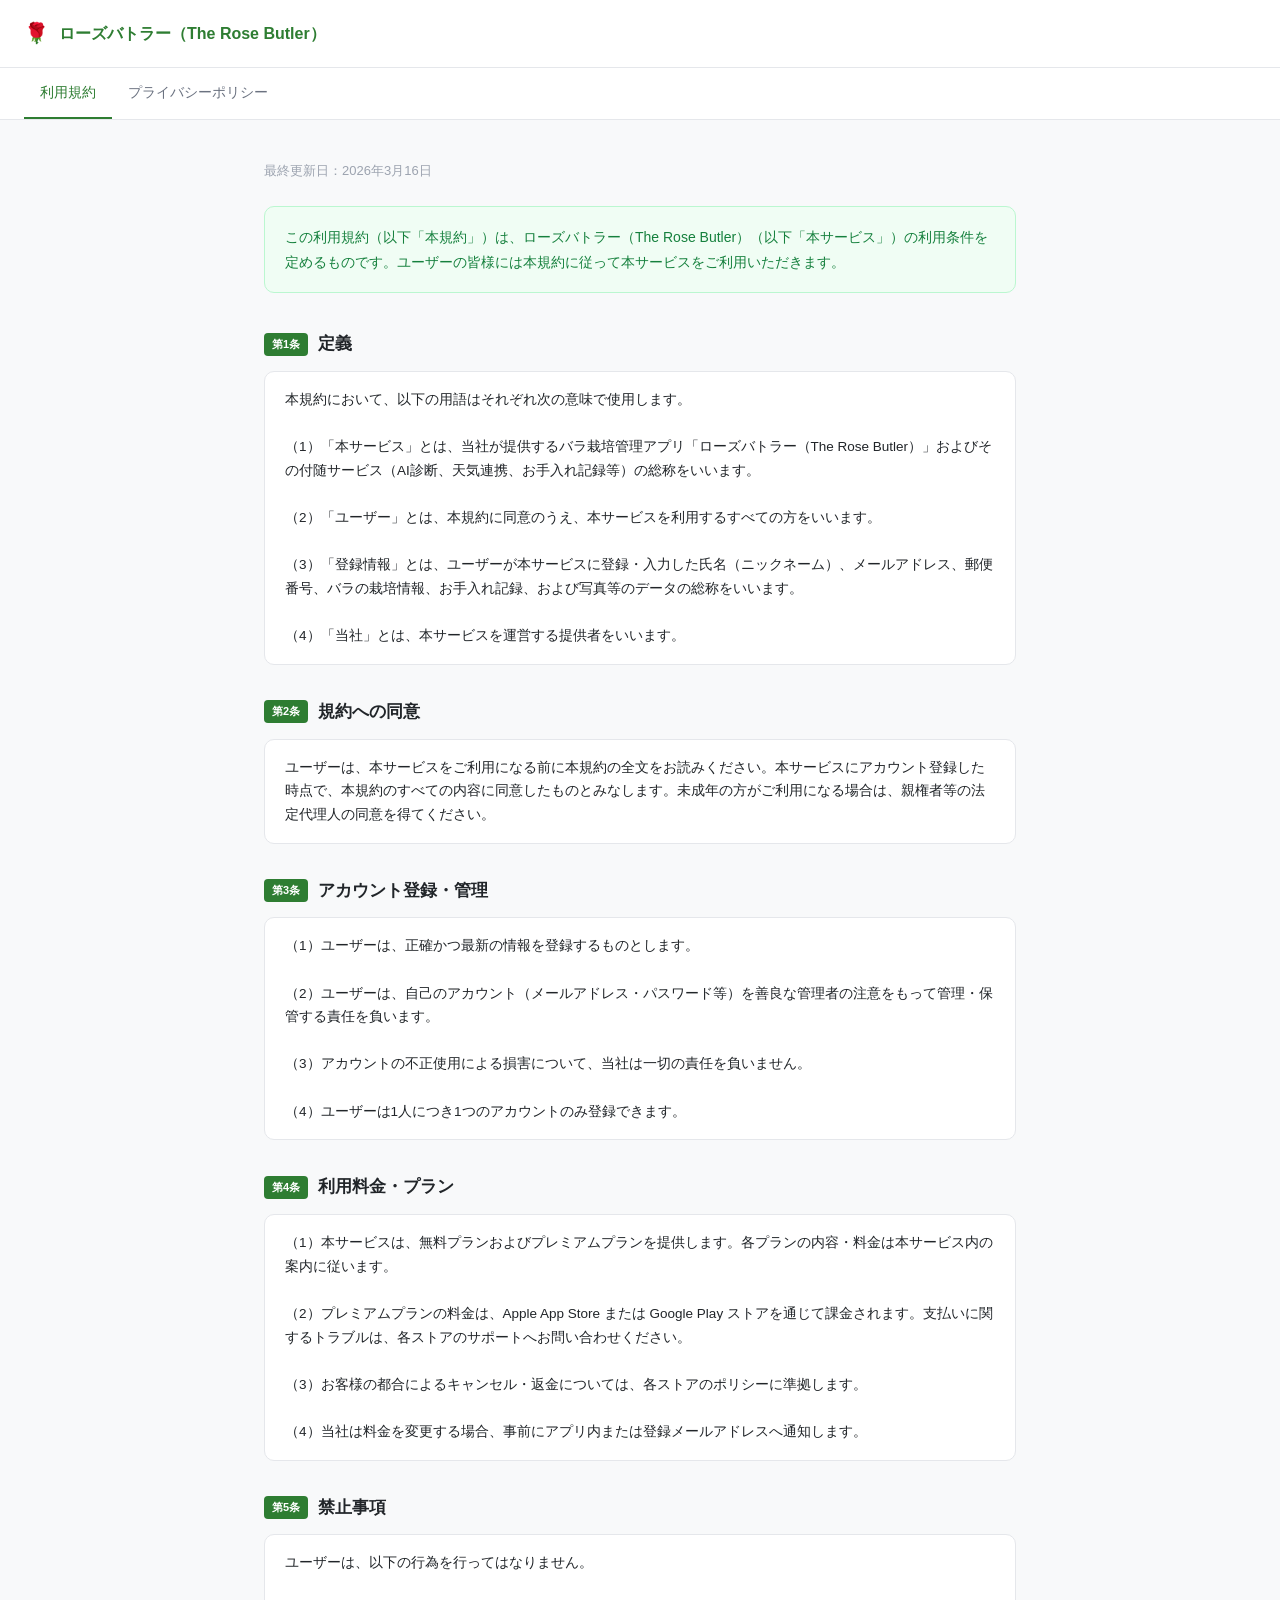
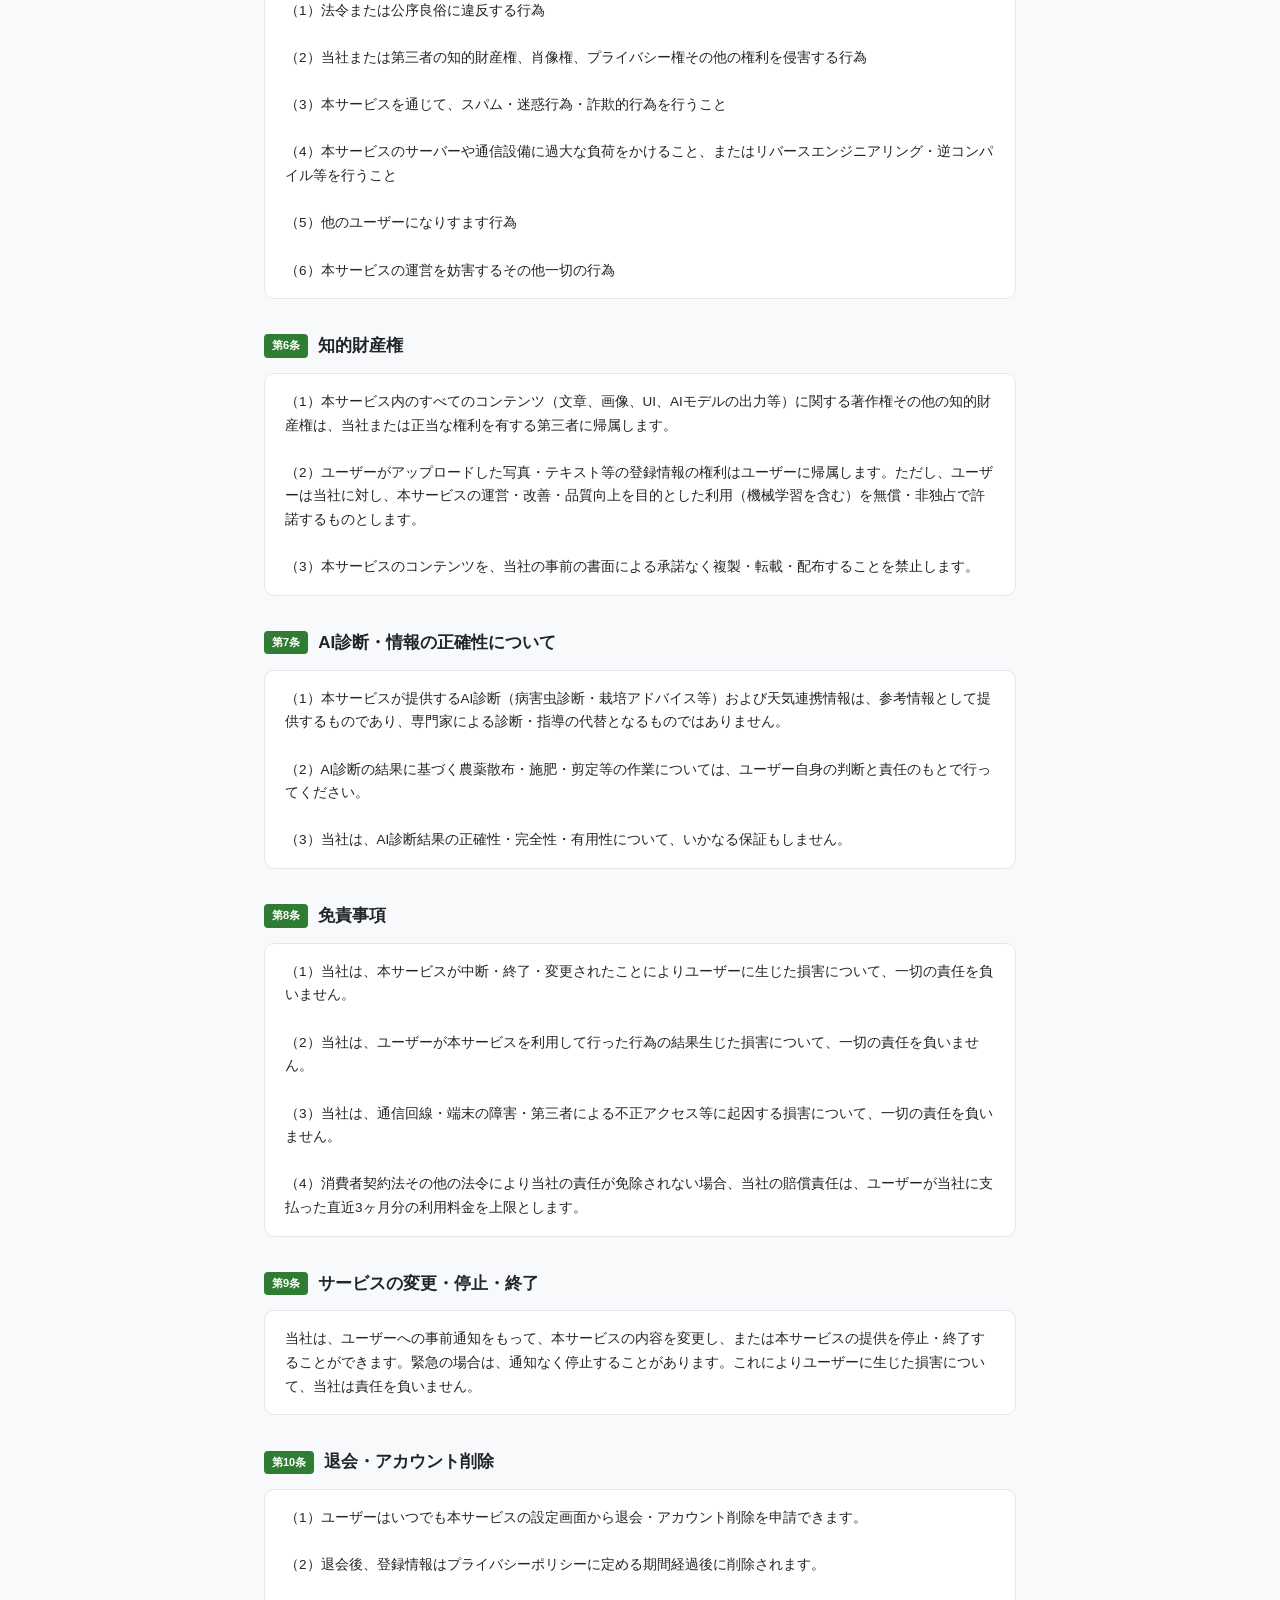
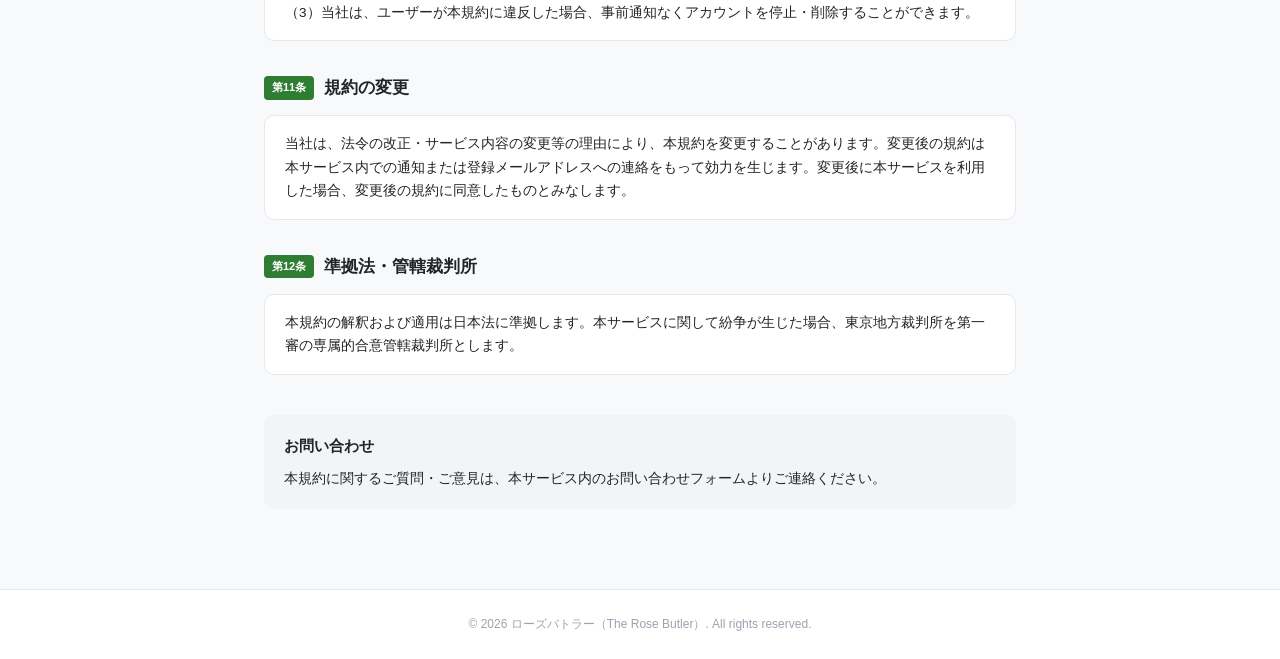
<file: index.html>
<!DOCTYPE html>
<html lang="ja">
<head>
  <meta charset="UTF-8">
  <meta http-equiv="refresh" content="0; url=terms.html">
  <title>ローズバトラー 法的情報</title>
</head>
<body>
  <p><a href="terms.html">利用規約へ</a></p>
</body>
</html>
</file>
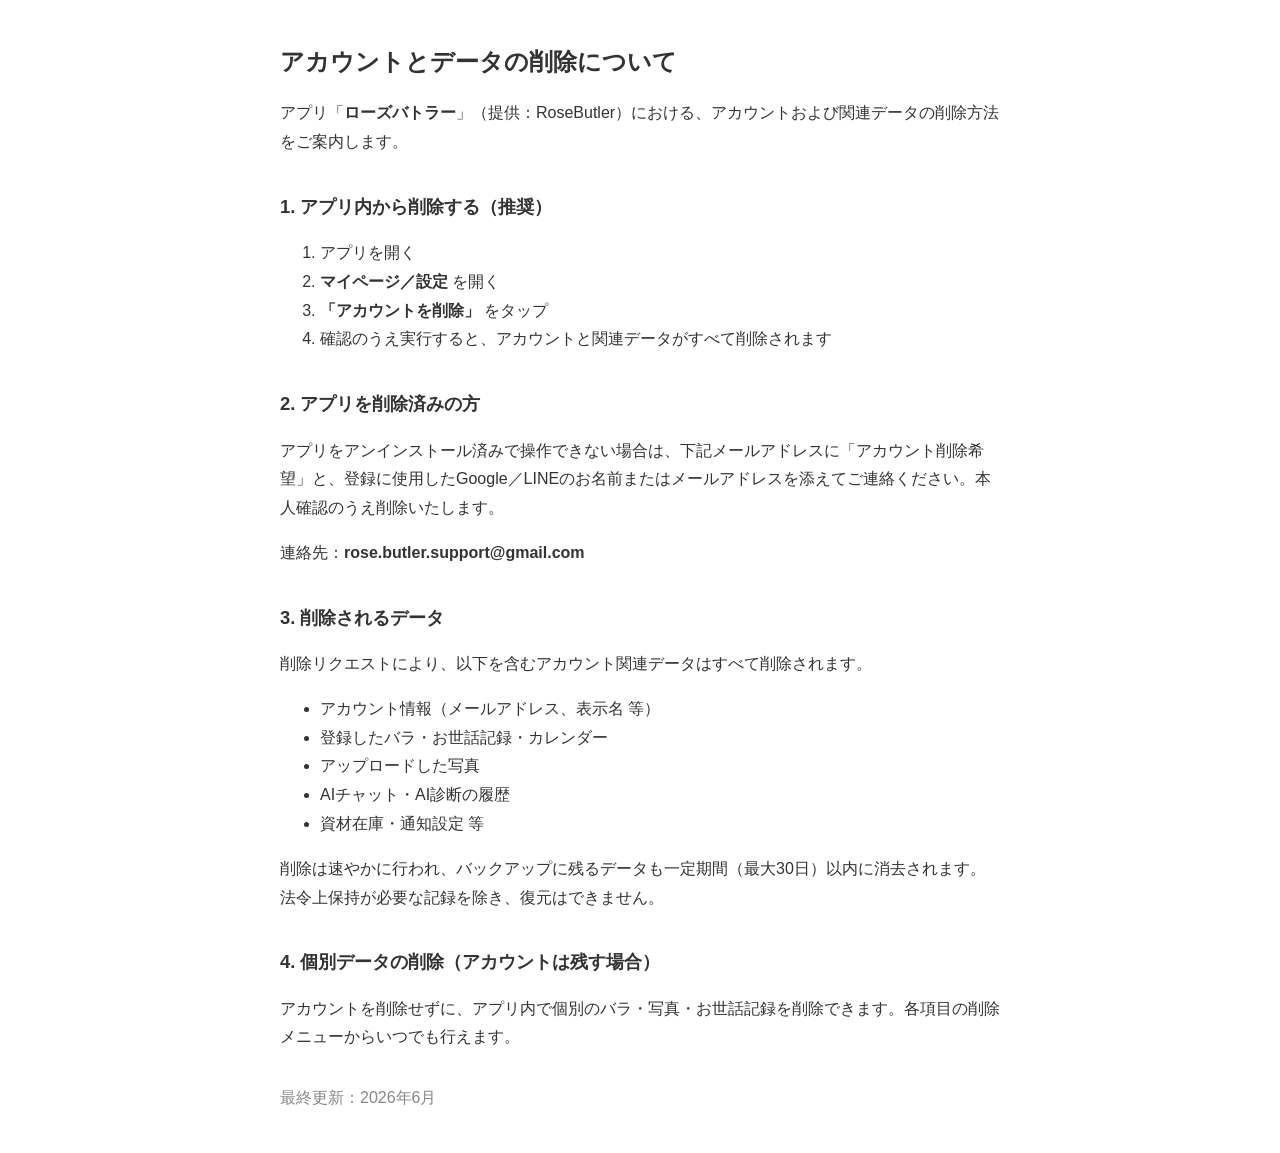
<file: account-deletion.html>
<!DOCTYPE html>
<html lang="ja">
<head>
  <meta charset="UTF-8">
  <meta name="viewport" content="width=device-width, initial-scale=1.0">
  <title>アカウントとデータの削除 — ローズバトラー</title>
  <style>
    body{font-family:sans-serif;line-height:1.8;max-width:720px;margin:40px auto;padding:0 16px;color:#333}
    h1{font-size:1.5em}h2{font-size:1.15em;margin-top:1.8em}
    code{background:#f4f4f4;padding:2px 6px;border-radius:4px}
  </style>
</head>
<body>
  <h1>アカウントとデータの削除について</h1>
  <p>アプリ「<strong>ローズバトラー</strong>」（提供：RoseButler）における、アカウントおよび関連データの削除方法をご案内します。</p>

  <h2>1. アプリ内から削除する（推奨）</h2>
  <ol>
    <li>アプリを開く</li>
    <li><strong>マイページ／設定</strong> を開く</li>
    <li><strong>「アカウントを削除」</strong> をタップ</li>
    <li>確認のうえ実行すると、アカウントと関連データがすべて削除されます</li>
  </ol>

  <h2>2. アプリを削除済みの方</h2>
  <p>アプリをアンインストール済みで操作できない場合は、下記メールアドレスに「アカウント削除希望」と、登録に使用したGoogle／LINEのお名前またはメールアドレスを添えてご連絡ください。本人確認のうえ削除いたします。</p>
  <p>連絡先：<strong>rose.butler.support@gmail.com</strong></p>

  <h2>3. 削除されるデータ</h2>
  <p>削除リクエストにより、以下を含むアカウント関連データはすべて削除されます。</p>
  <ul>
    <li>アカウント情報（メールアドレス、表示名 等）</li>
    <li>登録したバラ・お世話記録・カレンダー</li>
    <li>アップロードした写真</li>
    <li>AIチャット・AI診断の履歴</li>
    <li>資材在庫・通知設定 等</li>
  </ul>
  <p>削除は速やかに行われ、バックアップに残るデータも一定期間（最大30日）以内に消去されます。法令上保持が必要な記録を除き、復元はできません。</p>

  <h2>4. 個別データの削除（アカウントは残す場合）</h2>
  <p>アカウントを削除せずに、アプリ内で個別のバラ・写真・お世話記録を削除できます。各項目の削除メニューからいつでも行えます。</p>
  
  <p style="margin-top:2em;color:#888">最終更新：2026年6月</p>
</body>
</html>
</file>
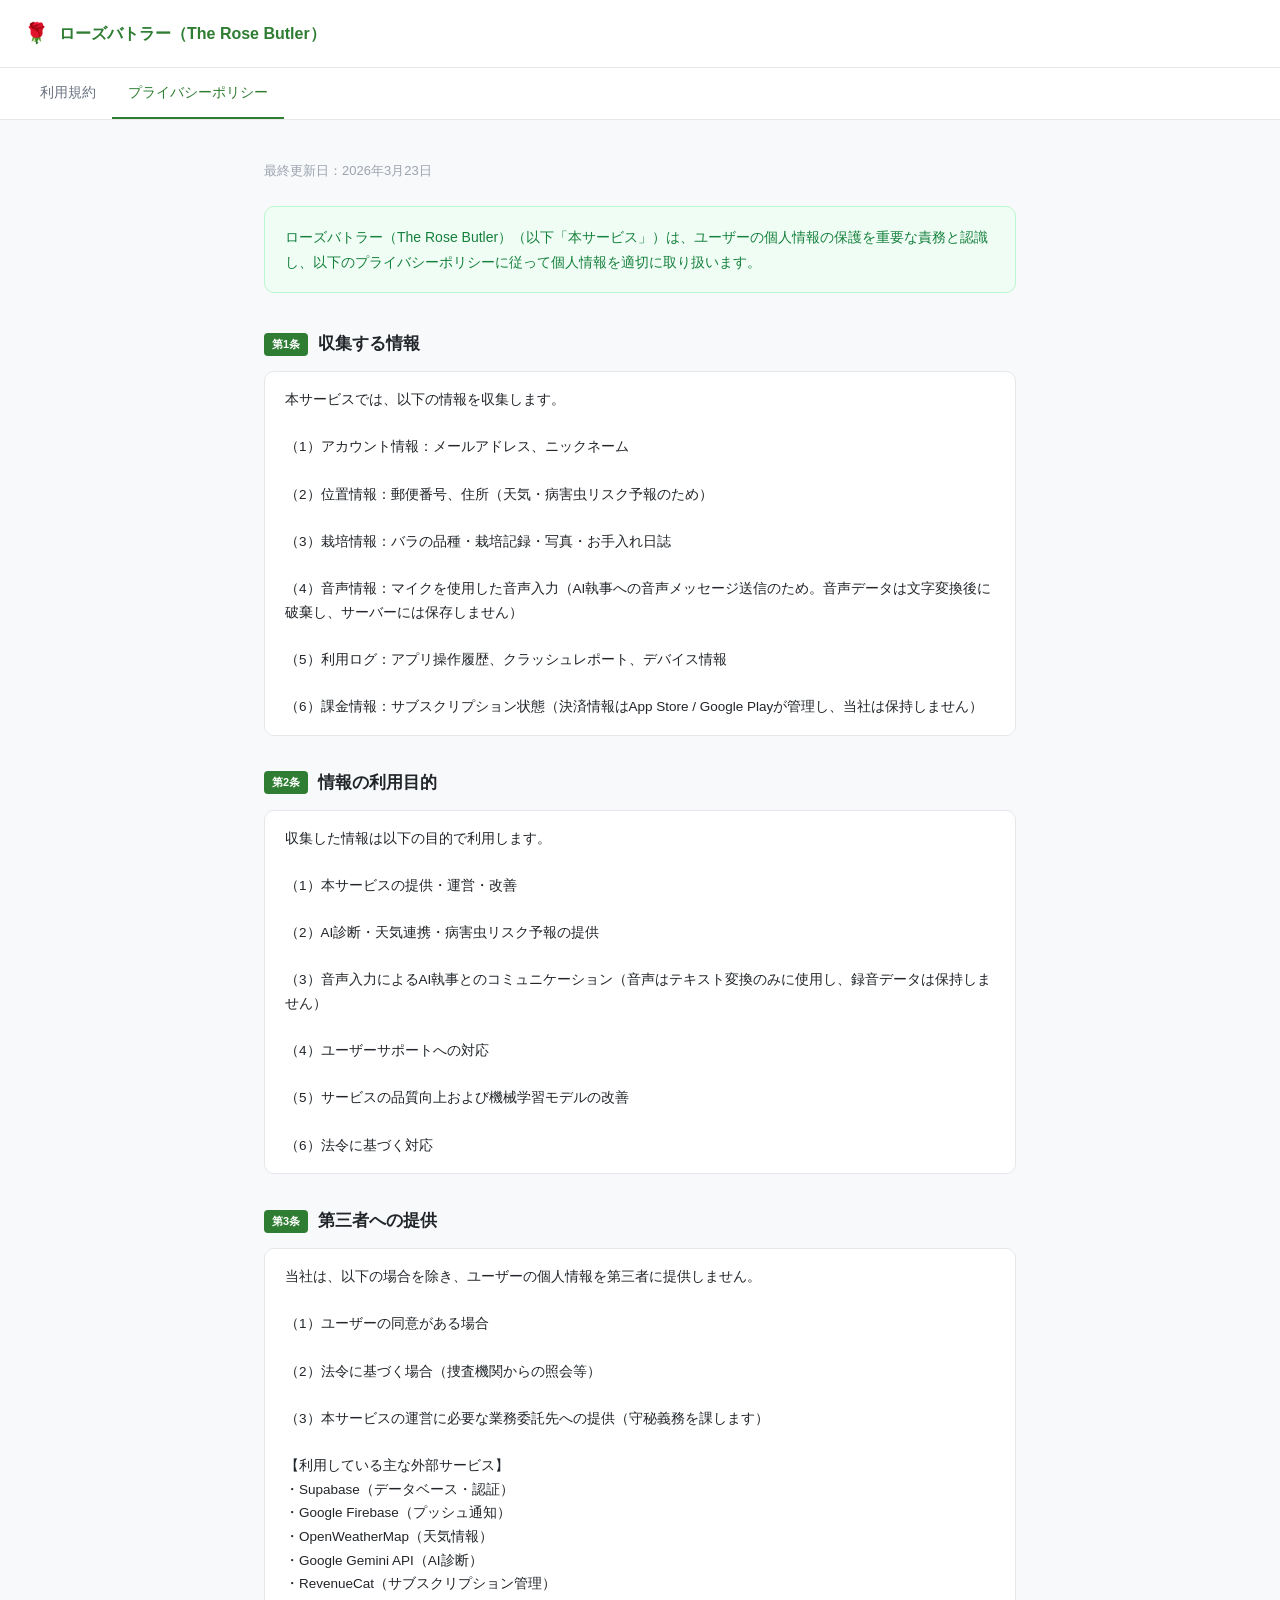
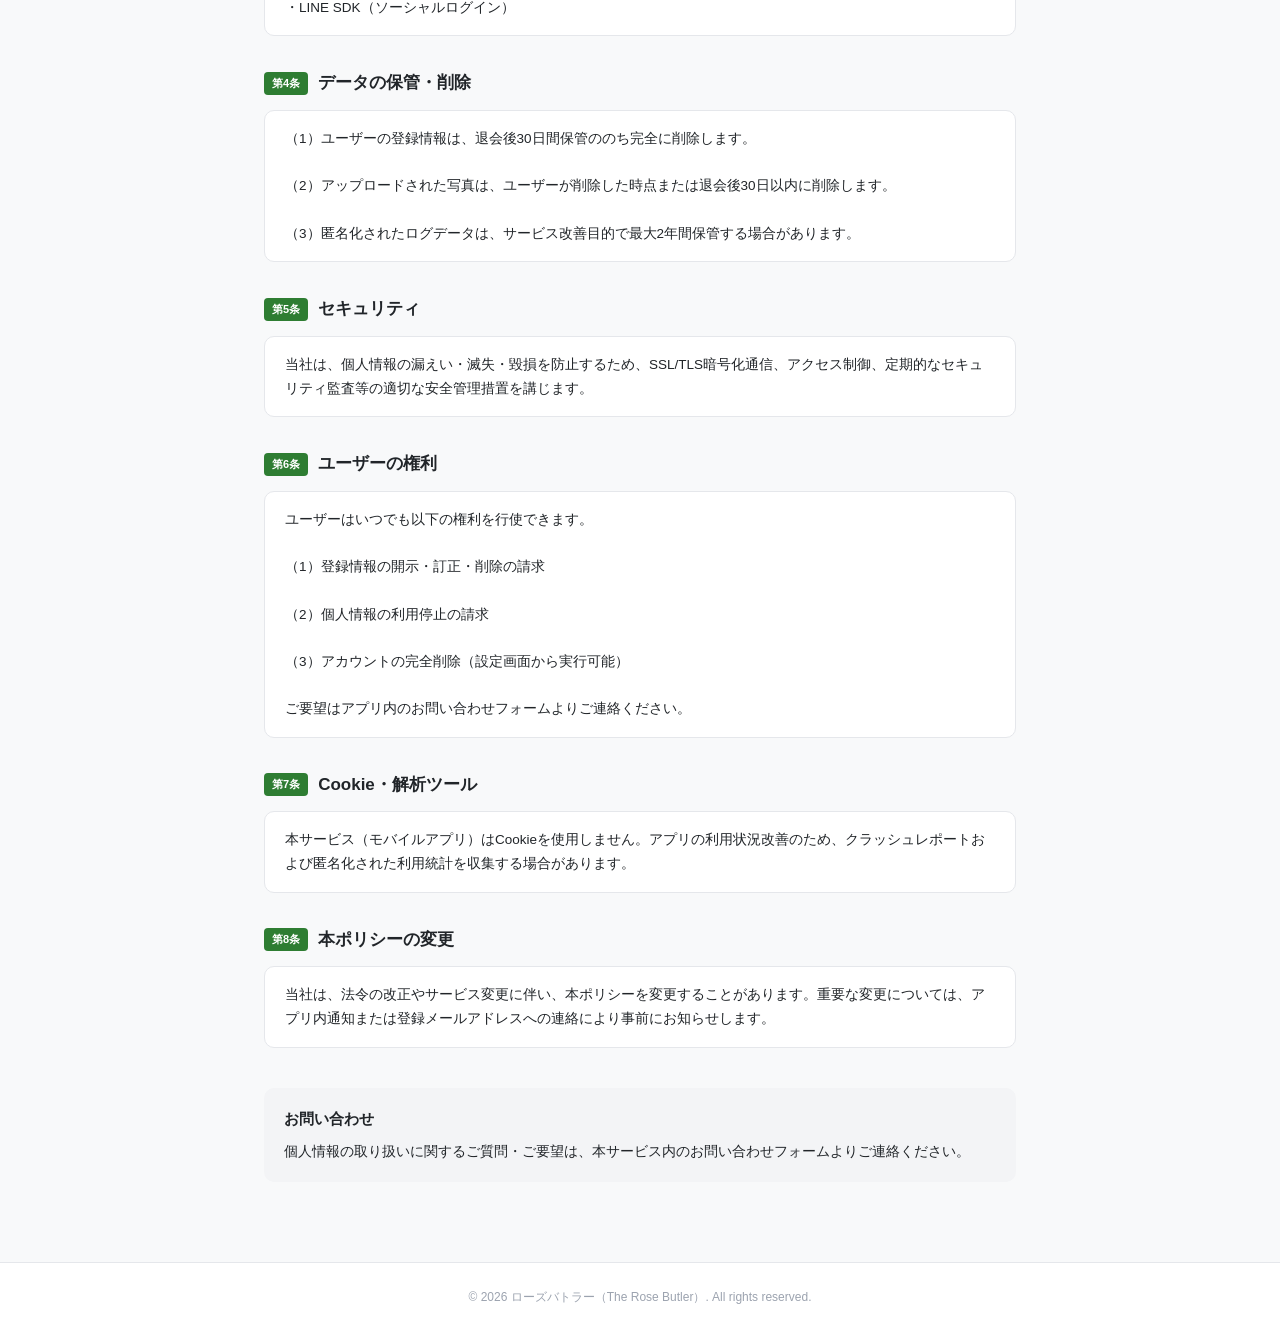
<file: privacy.html>
<!DOCTYPE html>
<html lang="ja">
<head>
  <meta charset="UTF-8">
  <meta name="viewport" content="width=device-width, initial-scale=1.0">
  <title>プライバシーポリシー | ローズバトラー</title>
  <link rel="stylesheet" href="style.css">
</head>
<body>

<header>
  <span class="logo">🌹</span>
  <span class="app-name">ローズバトラー（The Rose Butler）</span>
</header>

<nav>
  <a href="terms.html">利用規約</a>
  <a href="privacy.html" class="active">プライバシーポリシー</a>
</nav>

<div class="container">
  <p class="meta">最終更新日：2026年3月23日</p>

  <div class="preamble">
    ローズバトラー（The Rose Butler）（以下「本サービス」）は、ユーザーの個人情報の保護を重要な責務と認識し、以下のプライバシーポリシーに従って個人情報を適切に取り扱います。
  </div>

  <div class="section">
    <div class="section-heading">
      <span class="section-badge">第1条</span>
      <span class="section-title">収集する情報</span>
    </div>
    <div class="section-body">本サービスでは、以下の情報を収集します。

（1）アカウント情報：メールアドレス、ニックネーム

（2）位置情報：郵便番号、住所（天気・病害虫リスク予報のため）

（3）栽培情報：バラの品種・栽培記録・写真・お手入れ日誌

（4）音声情報：マイクを使用した音声入力（AI執事への音声メッセージ送信のため。音声データは文字変換後に破棄し、サーバーには保存しません）

（5）利用ログ：アプリ操作履歴、クラッシュレポート、デバイス情報

（6）課金情報：サブスクリプション状態（決済情報はApp Store / Google Playが管理し、当社は保持しません）</div>
  </div>

  <div class="section">
    <div class="section-heading">
      <span class="section-badge">第2条</span>
      <span class="section-title">情報の利用目的</span>
    </div>
    <div class="section-body">収集した情報は以下の目的で利用します。

（1）本サービスの提供・運営・改善

（2）AI診断・天気連携・病害虫リスク予報の提供

（3）音声入力によるAI執事とのコミュニケーション（音声はテキスト変換のみに使用し、録音データは保持しません）

（4）ユーザーサポートへの対応

（5）サービスの品質向上および機械学習モデルの改善

（6）法令に基づく対応</div>
  </div>

  <div class="section">
    <div class="section-heading">
      <span class="section-badge">第3条</span>
      <span class="section-title">第三者への提供</span>
    </div>
    <div class="section-body">当社は、以下の場合を除き、ユーザーの個人情報を第三者に提供しません。

（1）ユーザーの同意がある場合

（2）法令に基づく場合（捜査機関からの照会等）

（3）本サービスの運営に必要な業務委託先への提供（守秘義務を課します）

【利用している主な外部サービス】
・Supabase（データベース・認証）
・Google Firebase（プッシュ通知）
・OpenWeatherMap（天気情報）
・Google Gemini API（AI診断）
・RevenueCat（サブスクリプション管理）
・LINE SDK（ソーシャルログイン）</div>
  </div>

  <div class="section">
    <div class="section-heading">
      <span class="section-badge">第4条</span>
      <span class="section-title">データの保管・削除</span>
    </div>
    <div class="section-body">（1）ユーザーの登録情報は、退会後30日間保管ののち完全に削除します。

（2）アップロードされた写真は、ユーザーが削除した時点または退会後30日以内に削除します。

（3）匿名化されたログデータは、サービス改善目的で最大2年間保管する場合があります。</div>
  </div>

  <div class="section">
    <div class="section-heading">
      <span class="section-badge">第5条</span>
      <span class="section-title">セキュリティ</span>
    </div>
    <div class="section-body">当社は、個人情報の漏えい・滅失・毀損を防止するため、SSL/TLS暗号化通信、アクセス制御、定期的なセキュリティ監査等の適切な安全管理措置を講じます。</div>
  </div>

  <div class="section">
    <div class="section-heading">
      <span class="section-badge">第6条</span>
      <span class="section-title">ユーザーの権利</span>
    </div>
    <div class="section-body">ユーザーはいつでも以下の権利を行使できます。

（1）登録情報の開示・訂正・削除の請求

（2）個人情報の利用停止の請求

（3）アカウントの完全削除（設定画面から実行可能）

ご要望はアプリ内のお問い合わせフォームよりご連絡ください。</div>
  </div>

  <div class="section">
    <div class="section-heading">
      <span class="section-badge">第7条</span>
      <span class="section-title">Cookie・解析ツール</span>
    </div>
    <div class="section-body">本サービス（モバイルアプリ）はCookieを使用しません。アプリの利用状況改善のため、クラッシュレポートおよび匿名化された利用統計を収集する場合があります。</div>
  </div>

  <div class="section">
    <div class="section-heading">
      <span class="section-badge">第8条</span>
      <span class="section-title">本ポリシーの変更</span>
    </div>
    <div class="section-body">当社は、法令の改正やサービス変更に伴い、本ポリシーを変更することがあります。重要な変更については、アプリ内通知または登録メールアドレスへの連絡により事前にお知らせします。</div>
  </div>

  <div class="contact-box">
    <h3>お問い合わせ</h3>
    <p>個人情報の取り扱いに関するご質問・ご要望は、本サービス内のお問い合わせフォームよりご連絡ください。</p>
  </div>
</div>

<footer>
  &copy; 2026 ローズバトラー（The Rose Butler）. All rights reserved.
</footer>

</body>
</html>
</file>
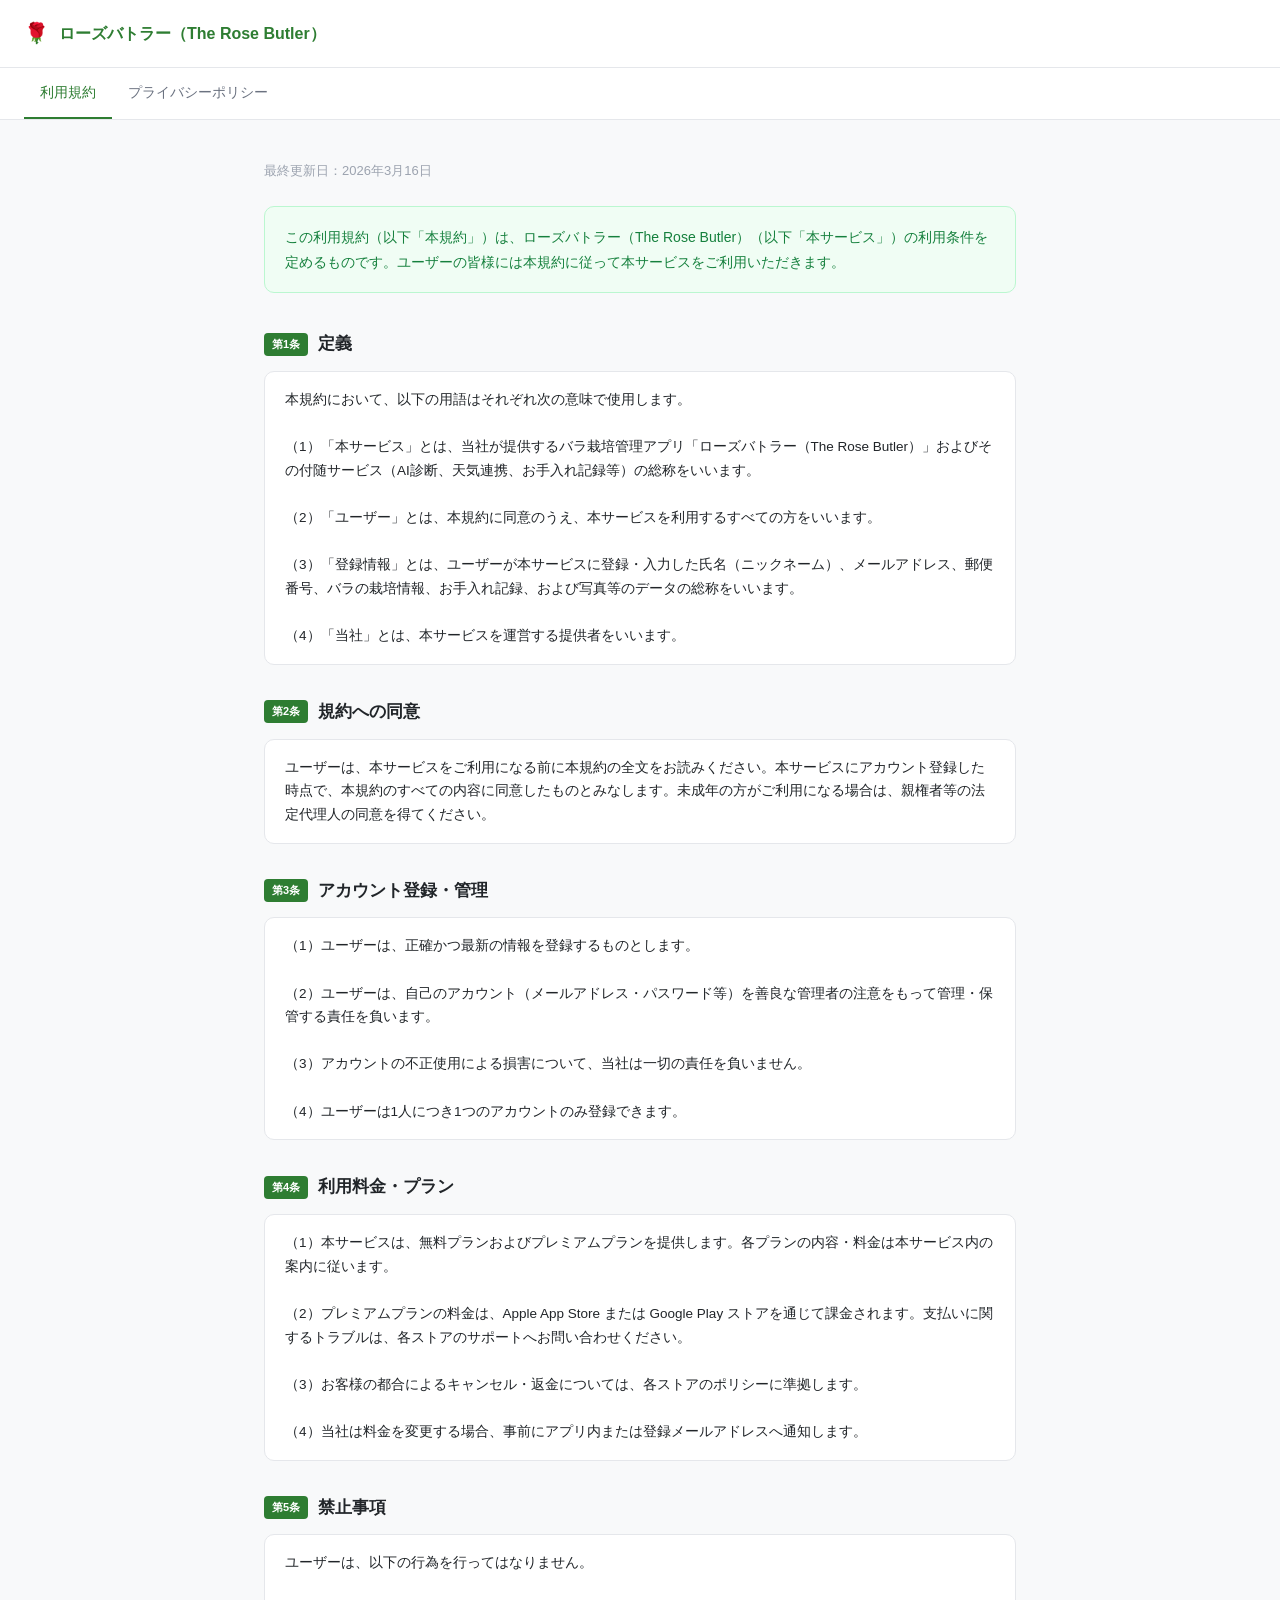
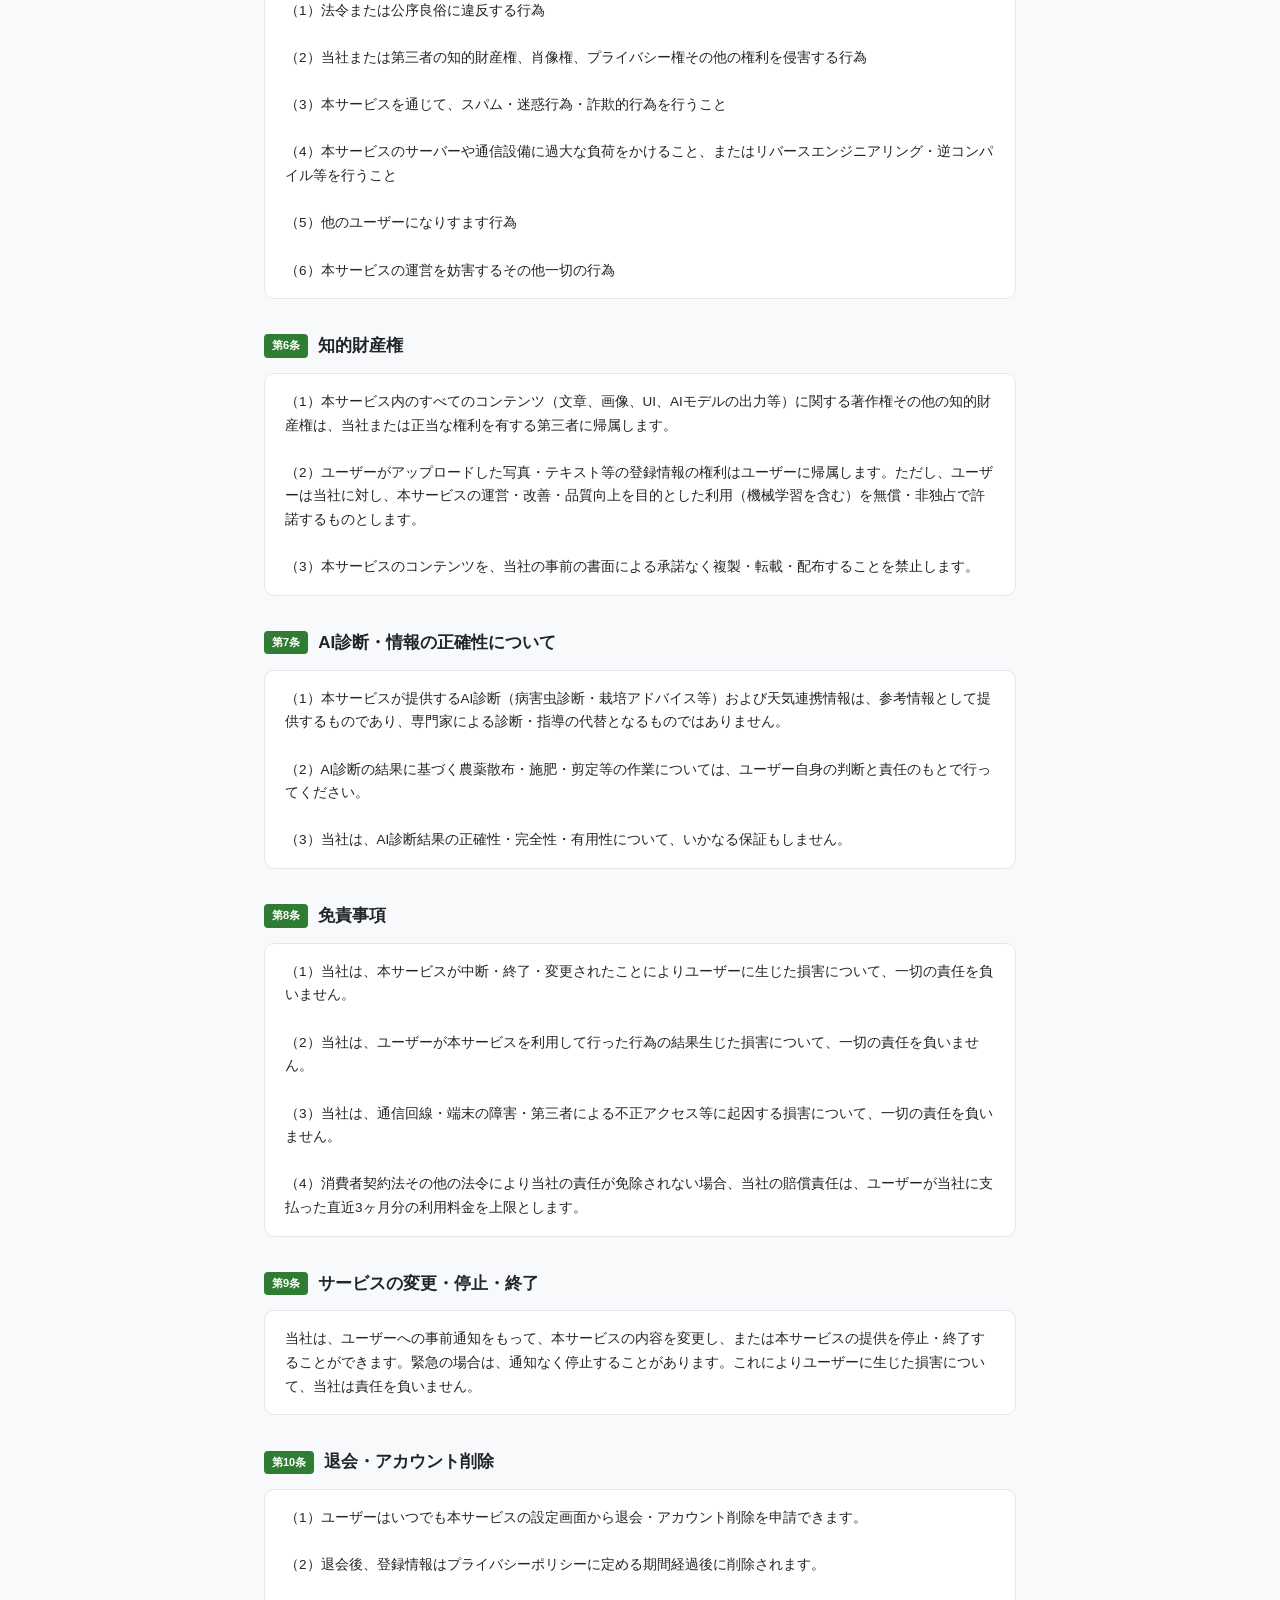
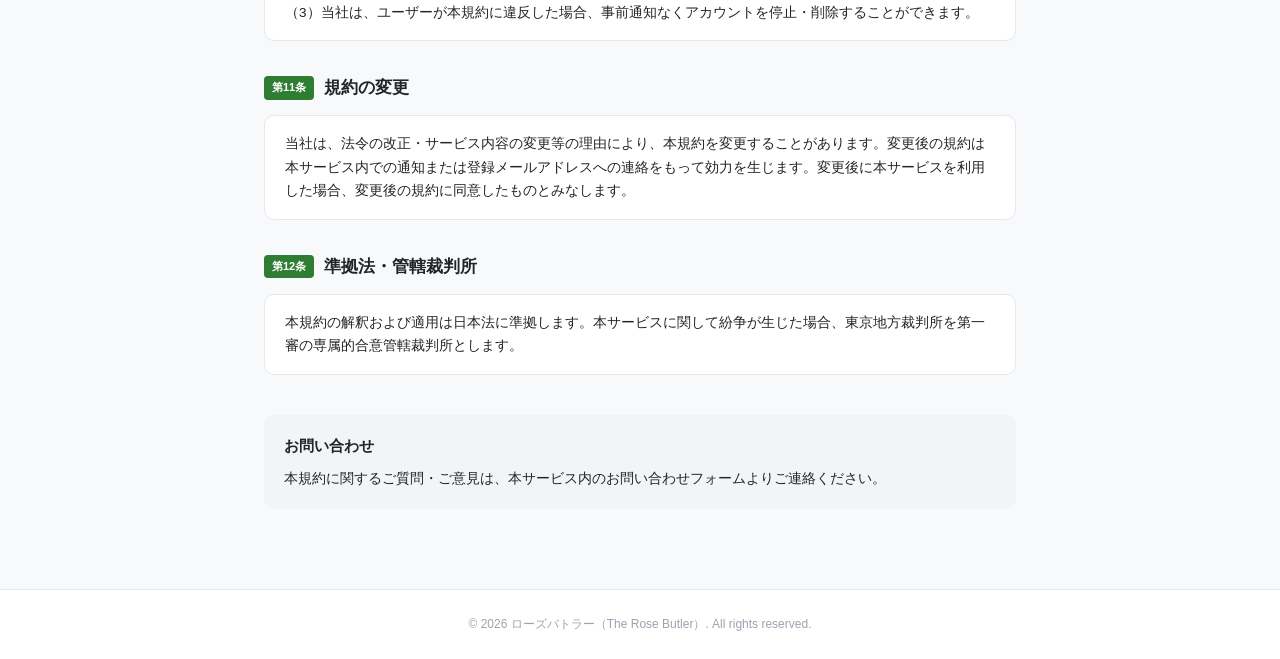
<file: terms.html>
<!DOCTYPE html>
<html lang="ja">
<head>
  <meta charset="UTF-8">
  <meta name="viewport" content="width=device-width, initial-scale=1.0">
  <title>利用規約 | ローズバトラー</title>
  <link rel="stylesheet" href="style.css">
</head>
<body>

<header>
  <span class="logo">🌹</span>
  <span class="app-name">ローズバトラー（The Rose Butler）</span>
</header>

<nav>
  <a href="terms.html" class="active">利用規約</a>
  <a href="privacy.html">プライバシーポリシー</a>
</nav>

<div class="container">
  <p class="meta">最終更新日：2026年3月16日</p>

  <div class="preamble">
    この利用規約（以下「本規約」）は、ローズバトラー（The Rose Butler）（以下「本サービス」）の利用条件を定めるものです。ユーザーの皆様には本規約に従って本サービスをご利用いただきます。
  </div>

  <div class="section">
    <div class="section-heading">
      <span class="section-badge">第1条</span>
      <span class="section-title">定義</span>
    </div>
    <div class="section-body">本規約において、以下の用語はそれぞれ次の意味で使用します。

（1）「本サービス」とは、当社が提供するバラ栽培管理アプリ「ローズバトラー（The Rose Butler）」およびその付随サービス（AI診断、天気連携、お手入れ記録等）の総称をいいます。

（2）「ユーザー」とは、本規約に同意のうえ、本サービスを利用するすべての方をいいます。

（3）「登録情報」とは、ユーザーが本サービスに登録・入力した氏名（ニックネーム）、メールアドレス、郵便番号、バラの栽培情報、お手入れ記録、および写真等のデータの総称をいいます。

（4）「当社」とは、本サービスを運営する提供者をいいます。</div>
  </div>

  <div class="section">
    <div class="section-heading">
      <span class="section-badge">第2条</span>
      <span class="section-title">規約への同意</span>
    </div>
    <div class="section-body">ユーザーは、本サービスをご利用になる前に本規約の全文をお読みください。本サービスにアカウント登録した時点で、本規約のすべての内容に同意したものとみなします。未成年の方がご利用になる場合は、親権者等の法定代理人の同意を得てください。</div>
  </div>

  <div class="section">
    <div class="section-heading">
      <span class="section-badge">第3条</span>
      <span class="section-title">アカウント登録・管理</span>
    </div>
    <div class="section-body">（1）ユーザーは、正確かつ最新の情報を登録するものとします。

（2）ユーザーは、自己のアカウント（メールアドレス・パスワード等）を善良な管理者の注意をもって管理・保管する責任を負います。

（3）アカウントの不正使用による損害について、当社は一切の責任を負いません。

（4）ユーザーは1人につき1つのアカウントのみ登録できます。</div>
  </div>

  <div class="section">
    <div class="section-heading">
      <span class="section-badge">第4条</span>
      <span class="section-title">利用料金・プラン</span>
    </div>
    <div class="section-body">（1）本サービスは、無料プランおよびプレミアムプランを提供します。各プランの内容・料金は本サービス内の案内に従います。

（2）プレミアムプランの料金は、Apple App Store または Google Play ストアを通じて課金されます。支払いに関するトラブルは、各ストアのサポートへお問い合わせください。

（3）お客様の都合によるキャンセル・返金については、各ストアのポリシーに準拠します。

（4）当社は料金を変更する場合、事前にアプリ内または登録メールアドレスへ通知します。</div>
  </div>

  <div class="section">
    <div class="section-heading">
      <span class="section-badge">第5条</span>
      <span class="section-title">禁止事項</span>
    </div>
    <div class="section-body">ユーザーは、以下の行為を行ってはなりません。

（1）法令または公序良俗に違反する行為

（2）当社または第三者の知的財産権、肖像権、プライバシー権その他の権利を侵害する行為

（3）本サービスを通じて、スパム・迷惑行為・詐欺的行為を行うこと

（4）本サービスのサーバーや通信設備に過大な負荷をかけること、またはリバースエンジニアリング・逆コンパイル等を行うこと

（5）他のユーザーになりすます行為

（6）本サービスの運営を妨害するその他一切の行為</div>
  </div>

  <div class="section">
    <div class="section-heading">
      <span class="section-badge">第6条</span>
      <span class="section-title">知的財産権</span>
    </div>
    <div class="section-body">（1）本サービス内のすべてのコンテンツ（文章、画像、UI、AIモデルの出力等）に関する著作権その他の知的財産権は、当社または正当な権利を有する第三者に帰属します。

（2）ユーザーがアップロードした写真・テキスト等の登録情報の権利はユーザーに帰属します。ただし、ユーザーは当社に対し、本サービスの運営・改善・品質向上を目的とした利用（機械学習を含む）を無償・非独占で許諾するものとします。

（3）本サービスのコンテンツを、当社の事前の書面による承諾なく複製・転載・配布することを禁止します。</div>
  </div>

  <div class="section">
    <div class="section-heading">
      <span class="section-badge">第7条</span>
      <span class="section-title">AI診断・情報の正確性について</span>
    </div>
    <div class="section-body">（1）本サービスが提供するAI診断（病害虫診断・栽培アドバイス等）および天気連携情報は、参考情報として提供するものであり、専門家による診断・指導の代替となるものではありません。

（2）AI診断の結果に基づく農薬散布・施肥・剪定等の作業については、ユーザー自身の判断と責任のもとで行ってください。

（3）当社は、AI診断結果の正確性・完全性・有用性について、いかなる保証もしません。</div>
  </div>

  <div class="section">
    <div class="section-heading">
      <span class="section-badge">第8条</span>
      <span class="section-title">免責事項</span>
    </div>
    <div class="section-body">（1）当社は、本サービスが中断・終了・変更されたことによりユーザーに生じた損害について、一切の責任を負いません。

（2）当社は、ユーザーが本サービスを利用して行った行為の結果生じた損害について、一切の責任を負いません。

（3）当社は、通信回線・端末の障害・第三者による不正アクセス等に起因する損害について、一切の責任を負いません。

（4）消費者契約法その他の法令により当社の責任が免除されない場合、当社の賠償責任は、ユーザーが当社に支払った直近3ヶ月分の利用料金を上限とします。</div>
  </div>

  <div class="section">
    <div class="section-heading">
      <span class="section-badge">第9条</span>
      <span class="section-title">サービスの変更・停止・終了</span>
    </div>
    <div class="section-body">当社は、ユーザーへの事前通知をもって、本サービスの内容を変更し、または本サービスの提供を停止・終了することができます。緊急の場合は、通知なく停止することがあります。これによりユーザーに生じた損害について、当社は責任を負いません。</div>
  </div>

  <div class="section">
    <div class="section-heading">
      <span class="section-badge">第10条</span>
      <span class="section-title">退会・アカウント削除</span>
    </div>
    <div class="section-body">（1）ユーザーはいつでも本サービスの設定画面から退会・アカウント削除を申請できます。

（2）退会後、登録情報はプライバシーポリシーに定める期間経過後に削除されます。

（3）当社は、ユーザーが本規約に違反した場合、事前通知なくアカウントを停止・削除することができます。</div>
  </div>

  <div class="section">
    <div class="section-heading">
      <span class="section-badge">第11条</span>
      <span class="section-title">規約の変更</span>
    </div>
    <div class="section-body">当社は、法令の改正・サービス内容の変更等の理由により、本規約を変更することがあります。変更後の規約は本サービス内での通知または登録メールアドレスへの連絡をもって効力を生じます。変更後に本サービスを利用した場合、変更後の規約に同意したものとみなします。</div>
  </div>

  <div class="section">
    <div class="section-heading">
      <span class="section-badge">第12条</span>
      <span class="section-title">準拠法・管轄裁判所</span>
    </div>
    <div class="section-body">本規約の解釈および適用は日本法に準拠します。本サービスに関して紛争が生じた場合、東京地方裁判所を第一審の専属的合意管轄裁判所とします。</div>
  </div>

  <div class="contact-box">
    <h3>お問い合わせ</h3>
    <p>本規約に関するご質問・ご意見は、本サービス内のお問い合わせフォームよりご連絡ください。</p>
  </div>
</div>

<footer>
  &copy; 2026 ローズバトラー（The Rose Butler）. All rights reserved.
</footer>

</body>
</html>
</file>
<file: style.css>
* {
  box-sizing: border-box;
  margin: 0;
  padding: 0;
}

body {
  font-family: -apple-system, BlinkMacSystemFont, "Hiragino Sans", "Hiragino Kaku Gothic ProN", "Noto Sans JP", sans-serif;
  background: #f8f9fa;
  color: #212529;
  line-height: 1.75;
}

header {
  background: #fff;
  border-bottom: 1px solid #e5e7eb;
  padding: 16px 24px;
  display: flex;
  align-items: center;
  gap: 10px;
}

header .logo {
  font-size: 20px;
}

header .app-name {
  font-size: 16px;
  font-weight: 700;
  color: #2e7d32;
}

nav {
  background: #fff;
  border-bottom: 1px solid #e5e7eb;
  padding: 0 24px;
  display: flex;
  gap: 0;
}

nav a {
  display: inline-block;
  padding: 12px 16px;
  color: #6b7280;
  text-decoration: none;
  font-size: 14px;
  border-bottom: 2px solid transparent;
}

nav a.active,
nav a:hover {
  color: #2e7d32;
  border-bottom-color: #2e7d32;
}

.container {
  max-width: 800px;
  margin: 0 auto;
  padding: 40px 24px 80px;
}

.meta {
  font-size: 13px;
  color: #9ca3af;
  margin-bottom: 24px;
}

.preamble {
  background: #f0fdf4;
  border: 1px solid #bbf7d0;
  border-radius: 10px;
  padding: 18px 20px;
  font-size: 14px;
  margin-bottom: 36px;
  color: #15803d;
}

.section {
  margin-bottom: 32px;
}

.section-heading {
  display: flex;
  align-items: center;
  gap: 10px;
  margin-bottom: 12px;
}

.section-badge {
  background: #2e7d32;
  color: #fff;
  font-size: 11px;
  font-weight: 700;
  padding: 2px 8px;
  border-radius: 4px;
  white-space: nowrap;
}

.section-title {
  font-size: 17px;
  font-weight: 700;
}

.section-body {
  background: #fff;
  border: 1px solid #e5e7eb;
  border-radius: 10px;
  padding: 16px 20px;
  font-size: 13.5px;
  white-space: pre-wrap;
}

.contact-box {
  background: #f3f4f6;
  border-radius: 10px;
  padding: 18px 20px;
  font-size: 13.5px;
  margin-top: 40px;
}

.contact-box h3 {
  font-size: 15px;
  font-weight: 700;
  margin-bottom: 8px;
}

footer {
  text-align: center;
  padding: 24px;
  font-size: 12px;
  color: #9ca3af;
  border-top: 1px solid #e5e7eb;
  background: #fff;
}
</file>
